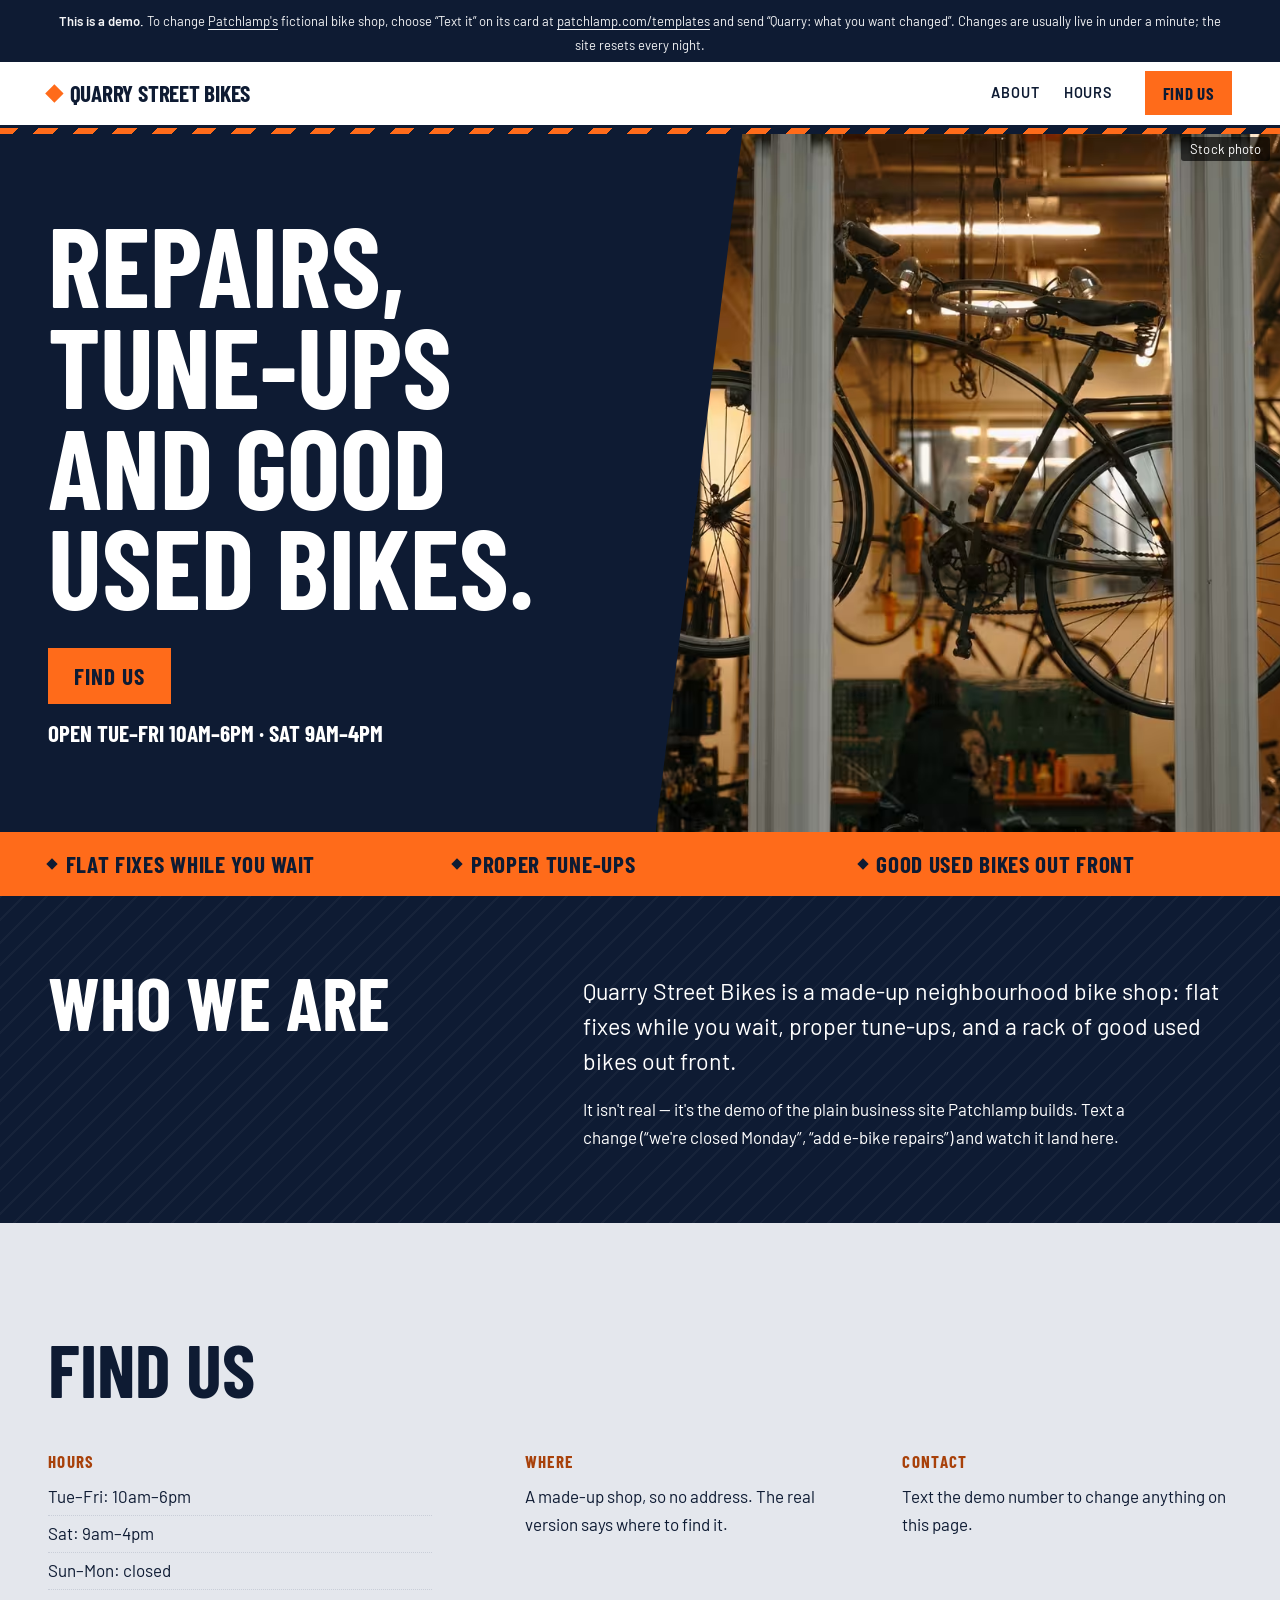
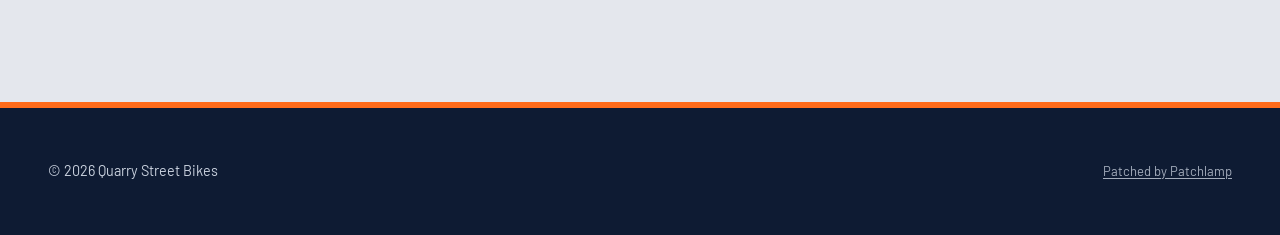
<file: index.html>
<!DOCTYPE html>
<html lang="en">
<head>
  <meta charset="utf-8">
  <meta name="viewport" content="width=device-width, initial-scale=1">
  <title>Quarry Street Bikes — Patchlamp's business demo</title>
  <meta name="description" content="Quarry Street Bikes is Patchlamp's demo small business: a brochure site anyone can change by text. Not a real shop.">
  <meta name="robots" content="noindex">
  <!-- The pages are rendered from site.json by `site render` (lib/sitegen.py): change site.json, never this file. -->
  <link rel="stylesheet" href="css/style.css">
  <link rel="stylesheet" href="css/look.css">
  <script src="js/motion.js" defer></script>
</head>
<body class="page-home">
  <p class="demo-bar">
    <strong>This is a demo.</strong> To change <a href="https://patchlamp.com/">Patchlamp's</a>
    fictional bike shop, choose “Text it” on its card at
    <a href="https://patchlamp.com/templates">patchlamp.com/templates</a> and send “Quarry: what you want changed”.
    Changes are usually live in under a minute; the site resets every night.
  </p>

  <header class="site-header">
    <a class="wordmark" href="index.html">Quarry Street Bikes</a>
    <nav class="site-nav" aria-label="Site">
      <a href="index.html#about">About</a>
      <a href="index.html#details">Hours</a>
    </nav>
    <a class="header-cta" href="#details"><span class="cta-full">Find us</span><span class="cta-short">Find us</span></a>
  </header>

  <main id="top">
    <section class="hero-block hero--split has-image" id="hero">
      <figure class="hero-media">
        <picture><source type="image/avif" srcset="images/hero-31452612-800.avif 800w, images/hero-31452612-1600.avif 1600w" sizes="100vw"><source type="image/webp" srcset="images/hero-31452612-800.webp 800w, images/hero-31452612-1600.webp 1600w" sizes="100vw"><img src="images/hero-31452612-1600.jpg" srcset="images/hero-31452612-800.jpg 800w, images/hero-31452612-1600.jpg 1600w" sizes="100vw" width="1600" height="900" alt="A cozy bicycle workshop in Amsterdam viewed through a window with bicycles hanging inside." loading="eager" fetchpriority="high" decoding="async"></picture><span class="img-label">Stock photo</span>
      </figure>
      <div class="hero-copy">
        <h1 class="hero-heading">Repairs, tune-ups and good used bikes.</h1>
        <div class="hero-actions">
          <a class="btn btn-primary" href="#details">Find us</a>
        </div>
        <p class="hero-note">Open Tue–Fri 10am–6pm · Sat 9am–4pm</p>
      </div>
    </section>
    <section class="proof proof--strip" aria-label="At a glance">
      <ul class="proof-list">
        <li>Flat fixes while you wait</li>
        <li>Proper tune-ups</li>
        <li>Good used bikes out front</li>
      </ul>
    </section>
    <section class="section about about--band band" id="about">
      <div class="section-inner">
        <div class="about-grid">
          <div class="about-copy">
            <div class="about-head">
              <h2>Who we are</h2>
            </div>
            <div class="about-body">
              <p class="lede">Quarry Street Bikes is a made-up neighbourhood bike shop: flat fixes while you wait, proper tune-ups, and a rack of good used bikes out front.</p>
              <p class="">It isn't real — it's the demo of the plain business site Patchlamp builds. Text a change (“we're closed Monday”, “add e-bike repairs”) and watch it land here.</p>
            </div>
          </div>
        </div>
      </div>
    </section>
    <section class="section details details--columns alt" id="details">
      <div class="section-inner">
        <div class="section-head">
          <h2>Find us</h2>
        </div>
        <div class="details-grid">
          <div>
            <h3>Hours</h3>
            <ul class="hours">
              <li>Tue–Fri: 10am–6pm</li>
              <li>Sat: 9am–4pm</li>
              <li>Sun–Mon: closed</li>
            </ul>
          </div>
          <div>
            <h3>Where</h3>
            <p>A made-up shop, so no address. The real version says where to find it.</p>
          </div>
          <div>
            <h3>Contact</h3>
            <p>Text the demo number to change anything on this page.</p>
          </div>
        </div>
      </div>
    </section>

  </main>

  <footer class="site-footer">
    <p class="copyright">&copy; 2026 Quarry Street Bikes</p>
    <p class="patchlamp-badge"><a href="https://patchlamp.com/?from=badge" rel="noopener">Patched by Patchlamp</a></p>
    <script src="https://patchlamp.com/s/site-chat.js" data-site="demo-business" crossorigin="anonymous" defer></script>
    <script src="https://patchlamp.com/hit.js" data-site="demo-business" crossorigin="anonymous" defer></script>
  </footer>
</body>
</html>
</file>
<file: css/style.css>
/* ==========================================================================
   base.css: the stylesheet every rendered site shares (B255, plans/83).
   Rendered as css/style.css. It has three readers:
   1. every page of a rendered site, followed by css/look.css (a look's
      tokens and its short list of rules) and css/custom.css when a site has one;
   2. the Functions pages (/admin, estimates, invoices, signing, /book/manage),
      which load this file and read the tokens marked "Functions" below, so
      those names stay, whatever else changes;
   3. the section variants in _sections/: their layouts live here, so any
      look can wear any variant.
   How the file works: components read tokens and never a literal colour or
   font; a look changes tokens and owns a few rules; a dark or coloured ground
   (.band, the dark heroes, the accent cards) re-sets --ink, --ink-dim and
   --accent-text for what sits inside it, so the components need no dark copy.
   Nothing is ever at opacity 0. Motion is opt-in: js/motion.js sets
   html.motion only under prefers-reduced-motion: no-preference, and a reveal
   starts from a visible state, so a still frame (a screenshot, a link
   preview, the judge) always reads whole. templates/sites/DESIGN.md is the
   standard this file serves.
   ========================================================================== */

:root {
  /* --- Colour roles ------------------------------------------------------ */
  --bg: #f7f8f8;              /* page ground */
  --bg-raised: #ffffff;       /* cards, inputs (Functions) */
  --bg-alt: #edf1f2;          /* the alternate section ground */
  --bg-line: #d3dce0;         /* hairlines, input borders (Functions) */
  --ink: #15212a;             /* body text (Functions) */
  --ink-dim: #4f5f68;         /* secondary text, at least 4.5:1 on --bg (Functions) */
  --accent: #1d6f8c;          /* fills: buttons, the checked slot, focus (Functions) */
  --accent-strong: #155468;   /* hover on a fill */
  --accent-dim: var(--accent-strong);  /* the B64 name for the hover colour */
  --accent-ink: #ffffff;      /* text on --accent */
  --accent-text: var(--accent);        /* the accent as small text on --bg; a look with a loud accent darkens it */
  --link-hover: var(--accent-strong);
  --focus: var(--accent);
  --band: #10293a;            /* the one dark ground */
  --band-ink: #f1f6f8;
  --band-dim: #b4c7d0;
  --band-accent: #86d0e6;
  --hero-ground: var(--band); /* the hero's ground for split and typographic */
  --hero-ink: var(--band-ink);
  --hero-dim: var(--band-dim);
  --hero-accent: var(--band-accent);
  --hero-scrim: var(--band);  /* what a photo darkens to under text */
  --proof-bg: var(--bg-alt);
  --proof-ink: var(--ink);
  --proof-mark: var(--accent);
  --footer-bg: var(--ink);
  --footer-ink: color-mix(in srgb, var(--bg) 82%, var(--ink));
  --sorry-bg: #fbe9e7;
  --sorry-ink: #7a1f12;
  --photo-filter: none;       /* the look's grade, until img treat grades the files themselves */
  --texture: none;            /* a band's texture: a background-image the look sets */

  /* --- Type ------------------------------------------------------------- */
  --font-display: Georgia, "Times New Roman", serif;                    /* Functions */
  --font-text: system-ui, -apple-system, "Segoe UI", Helvetica, Arial, sans-serif;
  --font-body: var(--font-text);       /* the B64 name; the Functions pages read it */
  --font-kicker: var(--font-text);
  --font-button: var(--font-text);
  --display-weight: 400;      /* the hero heading */
  --heading-weight: var(--display-weight);
  --display-tracking: -0.02em;
  --display-leading: 1.02;
  --display-case: none;
  --kicker-case: uppercase;
  --kicker-tracking: 0.14em;
  --kicker-weight: 600;
  --kicker-size: var(--step--2);
  --button-weight: 650;
  --button-case: none;
  --button-tracking: 0;
  --text-size: 1.0625rem;
  --text-leading: 1.65;
  /* The scale. Every font-size in this file and in a look is one of these, so
     the design gate can check sizes against it. --step-0 is body text. */
  --step--2: 0.8125rem;
  --step--1: clamp(0.84rem, 0.82rem + 0.1vw, 0.9rem);
  --step-0: var(--text-size);
  --step-1: clamp(1.2rem, 1.1rem + 0.45vw, 1.45rem);
  --step-2: clamp(1.45rem, 1.25rem + 0.9vw, 1.95rem);
  --step-3: clamp(2rem, 1.5rem + 2.2vw, 3.25rem);
  --step-4: clamp(2.4rem, 1.7rem + 3.2vw, 4.25rem);
  --step-5: clamp(2.75rem, 1.6rem + 5vw, 6rem);       /* the hero: 44px on a phone, 96px wide */
  --step-6: clamp(3.25rem, 1.4rem + 8vw, 8.5rem);     /* the typographic hero, which has no photo to carry it */
  --measure: 34em;            /* Functions */

  /* --- Space ------------------------------------------------------------ */
  --space: 1rem;              /* Functions */
  --space-half: 0.5rem;
  --space-2: 2rem;
  --space-3: 3rem;
  --space-4: 4.5rem;
  --space-5: clamp(4rem, 3rem + 5vw, 8rem);
  --space-lg: 2.5rem;         /* the B64 name; the Functions pages read it */
  --space-xl: var(--space-5);
  --section-pad: var(--space-5);
  --page-pad: clamp(1rem, 4vw, 3rem);   /* Functions */
  --content: 74rem;
  --wide: var(--content);

  /* --- Shape, depth ----------------------------------------------------- */
  --radius: 6px;              /* inputs, tiles */
  --radius-card: 10px;
  --radius-btn: 6px;
  --radius-media: 6px;
  --rule-strong: 1px solid var(--ink);
  --shadow-1: 0 1px 2px rgb(15 30 40 / 0.06), 0 2px 8px rgb(15 30 40 / 0.05);
  --shadow-2: 0 2px 6px rgb(15 30 40 / 0.06), 0 18px 40px -12px rgb(15 30 40 / 0.22);
  --shadow: var(--shadow-2);  /* the B64 name */

  /* --- Motion (read only under html.motion and no-preference) ----------- */
  --dur-1: 160ms;             /* hover, press */
  --dur-2: 420ms;             /* a state change */
  --dur-3: 900ms;             /* a reveal */
  --dur-moment: 1600ms;       /* a look's one hero moment */
  --ease: cubic-bezier(0.2, 0.7, 0.2, 1);
  --ease-in-out: cubic-bezier(0.65, 0, 0.35, 1);
  --lift: -3px;
  --reveal-from: 0.55;        /* never 0: a still frame must read whole */
  --reveal-shift: 10px;
  --reveal-stagger: 70ms;
}

/* --- Base ------------------------------------------------------------------ */
*, *::before, *::after { box-sizing: border-box; }
* { margin: 0; padding: 0; }
html { -webkit-text-size-adjust: 100%; text-size-adjust: 100%; scroll-padding-top: 5.5rem; }
body {
  background: var(--bg); color: var(--ink);
  font-family: var(--font-text); font-size: var(--step-0); line-height: var(--text-leading);
  -webkit-font-smoothing: antialiased; text-rendering: optimizeLegibility; font-kerning: normal;
  font-synthesis: weight;   /* never a browser-slanted italic or scaled small caps: a look that wants one ships the face */
  overflow-x: clip;
}
img, svg, video { display: block; max-width: 100%; height: auto; }
picture { display: contents; }
h1, h2, h3, h4 {
  font-family: var(--font-display); font-weight: var(--heading-weight);
  letter-spacing: var(--display-tracking); line-height: 1.1; text-transform: var(--display-case);
  text-wrap: balance;
}
h1, h2 { font-size: var(--step-4); line-height: var(--display-leading); }
h3 { font-size: var(--step-1); line-height: 1.2; letter-spacing: -0.005em; }
p { max-width: var(--measure); text-wrap: pretty; }
a { color: var(--accent-text); text-underline-offset: 0.2em; text-decoration-thickness: 1px; }
a:hover { color: var(--link-hover); text-decoration-thickness: 2px; }
.muted { color: var(--ink-dim); }
.visually-hidden { position: absolute; width: 1px; height: 1px; overflow: hidden; clip-path: inset(50%); white-space: nowrap; }
:focus-visible { outline: 3px solid var(--focus); outline-offset: 3px; border-radius: 2px; }
::selection { background: var(--accent); color: var(--accent-ink); }

/* Grounds that change the ink: everything inside reads these instead, the surfaces (--bg, --bg-raised,
   --bg-alt) as well as the text, so a form card, a tile or an input inside a band is a lifted tone of the
   band with light text, never a light card with light text. */
.band, .hero--full-dark {
  background-color: var(--band); background-image: var(--texture); color: var(--band-ink);
  --ink: var(--band-ink); --ink-dim: var(--band-dim); --accent-text: var(--band-accent);
  --link-hover: var(--band-ink); --focus: var(--band-accent);
  --bg: color-mix(in srgb, var(--band-ink) 6%, var(--band));
  --bg-alt: var(--bg);
  --bg-raised: color-mix(in srgb, var(--band-ink) 11%, var(--band));
  --bg-line: color-mix(in srgb, var(--band-ink) 24%, transparent);
  --rule-strong: 1px solid color-mix(in srgb, var(--band-ink) 45%, transparent);
}
.hero--split, .hero--typographic {
  background-color: var(--hero-ground); color: var(--hero-ink);
  --ink: var(--hero-ink); --ink-dim: var(--hero-dim); --accent-text: var(--hero-accent);
  --link-hover: var(--hero-ink); --focus: var(--hero-accent);
  --bg: color-mix(in srgb, var(--hero-ink) 6%, var(--hero-ground));
  --bg-alt: var(--bg);
  --bg-raised: color-mix(in srgb, var(--hero-ink) 11%, var(--hero-ground));
  --bg-line: color-mix(in srgb, var(--hero-ink) 24%, transparent);
}
.contact-card, .cta--band, .donate--band {
  background: var(--accent); color: var(--accent-ink);
  /* 90% and a 10% lift: at 82% and 14% the dim text failed AA on its own raised tile in three looks (B256) */
  --ink: var(--accent-ink); --ink-dim: color-mix(in srgb, var(--accent-ink) 90%, var(--accent));
  --accent-text: var(--accent-ink); --link-hover: var(--accent-ink); --focus: var(--accent-ink);
  --bg: color-mix(in srgb, var(--accent-ink) 8%, var(--accent));
  --bg-alt: var(--bg);
  --bg-raised: color-mix(in srgb, var(--accent-ink) 10%, var(--accent));
  --bg-line: color-mix(in srgb, var(--accent-ink) 30%, transparent);
}

/* --- The demo and preview bar ------------------------------------------- */
.demo-bar {
  max-width: none; margin: 0; padding: 0.45rem var(--page-pad);
  background: var(--ink); color: var(--bg); font-size: var(--step--2); line-height: 1.45; text-align: center;
}
.demo-bar a { color: inherit; display: inline-block; padding-block: 0.3rem; }

/* --- Header: the name, the sections, the one way to reach them ------------ */
.site-header {
  position: sticky; top: 0; z-index: 20;
  display: flex; align-items: center; gap: var(--space) var(--space-2);
  padding: 0.6rem var(--page-pad);
  background: color-mix(in srgb, var(--bg) 93%, transparent); color: var(--ink);
  -webkit-backdrop-filter: saturate(1.4) blur(10px); backdrop-filter: saturate(1.4) blur(10px);
  border-bottom: 1px solid color-mix(in srgb, var(--bg-line) 70%, transparent);
}
.wordmark {
  display: inline-flex; align-items: center; gap: 0.45rem; margin-right: auto; min-height: 44px; min-width: 0;
  font-family: var(--font-display); font-size: var(--step-1); font-weight: var(--heading-weight);
  letter-spacing: -0.01em; line-height: 1.05; text-transform: var(--display-case);
  color: inherit; text-decoration: none;
}
.wordmark:hover { color: inherit; text-decoration: none; }
.wordmark-sub { color: var(--accent-text); }
.site-nav { display: flex; gap: 0.25rem 1.5rem; }
.site-nav a {
  display: inline-flex; align-items: center; min-height: 44px;
  color: inherit; text-decoration: none; font-size: var(--step--1); font-weight: 600;
}
.site-nav a:hover, .site-nav a[aria-current="page"] { color: var(--accent-text); }
.header-cta {
  display: inline-flex; align-items: center; flex: none; min-height: 44px; padding: 0.5rem 1.1rem;
  background: var(--accent); color: var(--accent-ink); border-radius: var(--radius-btn);
  font-family: var(--font-button); font-size: var(--step--1); font-weight: var(--button-weight);
  letter-spacing: var(--button-tracking); text-transform: var(--button-case); text-decoration: none; white-space: nowrap;
}
.header-cta:hover { background: var(--accent-strong); color: var(--accent-ink); text-decoration: none; }
.header-cta .cta-short { display: none; }
@media (max-width: 56em) { .site-nav { display: none; } }   /* one scroll on a phone; the call button stays */
@media (max-width: 30em) {
  .site-header { gap: var(--space); }
  .header-cta .cta-full { display: none; }
  .header-cta .cta-short { display: inline; }
}

/* --- Buttons (.button: the B64 class the pasted collection blocks use) ---- */
.btn, .button {
  display: inline-flex; align-items: center; justify-content: center; gap: 0.5rem;
  min-height: 3.25rem; padding: 0.7rem 1.5rem;
  font-family: var(--font-button); font-size: var(--step-0); font-weight: var(--button-weight); line-height: 1.15;
  letter-spacing: var(--button-tracking); text-transform: var(--button-case); text-align: center; text-decoration: none;
  cursor: pointer; border: 2px solid transparent; border-radius: var(--radius-btn);
}
.btn-primary, .button { background: var(--accent); color: var(--accent-ink); }
.btn-primary:hover, .button:hover { background: var(--accent-strong); color: var(--accent-ink); text-decoration: none; }
.btn-secondary { background: transparent; color: inherit; border-color: color-mix(in srgb, currentColor 55%, transparent); }
.btn-secondary:hover { color: inherit; border-color: currentColor; background: color-mix(in srgb, currentColor 8%, transparent); text-decoration: none; }
.action-row { display: flex; flex-wrap: wrap; align-items: center; gap: 0.75rem; }
@media (max-width: 30em) { .btn, .button { padding-inline: 1.15rem; } }

/* --- Pictures and their labels (a stock or AI picture says so) ----------- */
figure { position: relative; margin: 0; }
figure img { filter: var(--photo-filter); }
.img-label {
  position: absolute; top: 0.6rem; right: 0.6rem; z-index: 2; max-width: calc(100% - 1.2rem);
  padding: 0.2rem 0.55rem; border-radius: 3px; background: rgb(0 0 0 / 0.64); color: #fff;
  font: 500 var(--step--2)/1.35 var(--font-text); letter-spacing: 0.01em; text-transform: none; pointer-events: none;
}

/* --- Hero: shared parts ------------------------------------------------- */
.hero-block { position: relative; isolation: isolate; }
.hero-media { position: relative; margin: 0; overflow: hidden; background-color: var(--band); }
.hero-media img { width: 100%; height: 100%; object-fit: cover; }
.hero-field { background-image: var(--texture); }   /* the colour field a hero shows when there is no photo */
.hero-copy { position: relative; z-index: 1; }
.hero-kicker {
  font: var(--kicker-weight) var(--kicker-size)/1.3 var(--font-kicker);
  text-transform: var(--kicker-case); letter-spacing: var(--kicker-tracking);
  color: var(--accent-text); margin-bottom: var(--space);
}
.hero-heading {
  font-size: var(--step-5); line-height: var(--display-leading); font-weight: var(--display-weight);
  max-width: 13ch; margin-bottom: var(--space);
}
.hero-heading em { font-style: normal; color: var(--accent-text); }
.hero-sub { font-size: var(--step-1); line-height: 1.45; max-width: 30em; color: var(--ink-dim); }
.hero-actions { display: flex; flex-wrap: wrap; gap: 0.75rem; margin-top: var(--space-2); }
.hero-actions:empty { display: none; }
.hero-note { margin-top: var(--space); font-size: var(--step--1); font-weight: 600; color: var(--ink-dim); }
.hero-phone { margin-top: var(--space); }   /* a step under the buttons, so the number reads as its own way in */
.hero-phone a {
  display: inline-block; padding-block: 0.3rem; color: inherit; text-decoration: none;
  font: var(--heading-weight) var(--step-2)/1.1 var(--font-display); letter-spacing: var(--display-tracking);
}

/* hero--band-card: a photo band, the words on a card over its lower edge */
.hero--band-card { background: var(--bg); color: var(--ink); padding-bottom: var(--space-3); }
.hero--band-card .hero-media { height: clamp(12rem, 44vw, 34rem); }
.hero--band-card .hero-copy {
  margin: calc(-1 * clamp(3rem, 9vw, 11rem)) var(--page-pad) 0; max-width: 46rem;
  padding: clamp(1.5rem, 4vw, 3.5rem);
  background: var(--bg-raised); border-radius: var(--radius-card); box-shadow: var(--shadow-2);
}
@media (min-width: 60em) {
  /* wide, the photo runs the hero's full height and the card sits on its lower left, overhanging its foot, so the
     band beside the card is picture rather than an empty strip of page (the B257 judge, ten previews, and B256's
     Apron Strings: "the right half beside the hero card is empty") */
  .hero--band-card { display: grid; padding-bottom: var(--space-4); }
  .hero--band-card > .hero-media, .hero--band-card > .hero-copy { grid-area: 1 / 1; }
  .hero--band-card .hero-media { height: clamp(24rem, 38vw, 32rem); }
  .hero--band-card .hero-copy { align-self: end; width: calc(100% - 2 * var(--page-pad));
    margin: 0 0 calc(-1 * var(--space-3)) max(var(--page-pad), calc((100vw - var(--content)) / 2)); }
  /* the card is a frame of its own: its heading a step under the full-bleed heroes', so the action stays on the
     first desktop screen */
  .hero--band-card .hero-heading { font-size: var(--step-4); max-width: 16ch; }
}

/* hero--split: the words on the hero ground, the photo beside them (under them on a phone) */
.hero--split { display: grid; }
.hero--split .hero-media { order: 2; height: clamp(14rem, 60vw, 24rem); }
.hero--split .hero-copy { padding: var(--space-3) var(--page-pad); }
.hero--split .hero-field { display: none; }
@media (min-width: 56em) {
  .hero--split.has-image { grid-template-columns: minmax(0, 1.05fr) minmax(0, 1fr); min-height: min(86svh, 44rem); }
  .hero--split .hero-media { height: auto; }
  .hero--split .hero-copy {
    align-self: center; width: 100%; max-width: calc(var(--content) + 2 * var(--page-pad)); margin-inline: auto;
    padding: var(--space-4) var(--page-pad);
  }
  .hero--split.has-image .hero-copy { padding-right: var(--space-3); padding-left: max(var(--page-pad), calc((100vw - var(--content)) / 2)); }
}

/* hero--full-dark: the photo full bleed, the words low on a scrim of the band colour */
.hero--full-dark { display: grid; min-height: 30rem; }
@media (min-width: 48em) { .hero--full-dark { min-height: min(92svh, 56rem); } }
.hero--full-dark > .hero-media, .hero--full-dark > .hero-copy { grid-area: 1 / 1; }
/* The scrim is what makes words over any photo readable: behind the heading it is at least about 70% of the
   band colour, which keeps white text above 4.5:1 even over white sky (the design gate samples it). On a phone
   the words fill the hero, so the scrim is one wash: light at the top so the scene shows, about 70% from the
   kicker down through the H1 (5.6:1 on the Juniper pool, 6.1:1 on clear-water's sky, 2026-10-23), and 85% at the
   foot; at 48-95% it read as a dark colour field (the judge, wick-7). Wider, it darkens the left and the bottom. */
.hero--full-dark .hero-media::after {
  content: ""; position: absolute; inset: 0;
  background: linear-gradient(180deg, color-mix(in srgb, var(--hero-scrim) 25%, transparent) 0%,
    color-mix(in srgb, var(--hero-scrim) 70%, transparent) 25%,
    color-mix(in srgb, var(--hero-scrim) 72%, transparent) 60%,
    color-mix(in srgb, var(--hero-scrim) 85%, transparent) 100%);
}
@media (min-width: 48em) {
  .hero--full-dark .hero-media::after {
    background:
      linear-gradient(180deg, transparent 12%, color-mix(in srgb, var(--hero-scrim) 45%, transparent) 45%, color-mix(in srgb, var(--hero-scrim) 94%, transparent) 100%),
      linear-gradient(90deg, color-mix(in srgb, var(--hero-scrim) 82%, transparent), color-mix(in srgb, var(--hero-scrim) 62%, transparent) 42%, transparent 74%);
  }
}
.hero--full-dark .hero-copy {
  align-self: end; width: 100%; max-width: calc(var(--content) + 2 * var(--page-pad)); margin-inline: auto;
  padding: clamp(5rem, 14vw, 8rem) var(--page-pad) clamp(2rem, 6vw, 5.5rem);
}
.hero--full-dark .hero-field::after { content: none; }   /* no photo: the field is the ground, no scrim */
.hero--full-dark .hero-sub { color: color-mix(in srgb, var(--band-ink) 92%, transparent); }
.hero--full-dark .hero-media .img-label { top: 0.8rem; right: var(--page-pad); }

/* hero--typographic: no photo; the heading at the largest step on a colour field */
.hero--typographic { background-image: var(--texture); }
.hero--typographic .hero-copy {
  display: grid; gap: var(--space-2); max-width: calc(var(--content) + 2 * var(--page-pad)); margin-inline: auto;
  padding: clamp(3.5rem, 10vw, 9rem) var(--page-pad) clamp(3rem, 7vw, 6rem);
}
.hero--typographic .hero-kicker { margin: 0; }
.hero--typographic .hero-heading { font-size: var(--step-6); max-width: 14ch; margin: 0; }
.hero--typographic .hero-aside .hero-actions { margin-top: var(--space); }
.hero--typographic .hero-note { margin: 0; padding-top: var(--space); border-top: 1px solid color-mix(in srgb, currentColor 30%, transparent); }
/* Wide, the line and the buttons sit under the heading on its left edge (the eye goes down, not across to a lower
   corner: the B257 judge, ten previews), and the hours note and the phone take the right column beside them. */
@media (min-width: 60em) {
  .hero--typographic .hero-copy { grid-template-columns: minmax(0, 7fr) minmax(0, 5fr); column-gap: var(--space-4); }
  .hero--typographic .hero-kicker, .hero--typographic .hero-heading { grid-column: 1 / -1; }
  .hero--typographic .hero-aside { grid-column: 1; grid-row: 3 / span 2; }
  .hero--typographic .hero-note, .hero--typographic .hero-phone { grid-column: 2; grid-row: 3; align-self: end; }
  .hero--typographic .hero-note + .hero-phone { grid-row: 4; align-self: start; }
}

/* --- Proof: the line under the hero (rating, area, hours) ---------------- */
.proof-list { list-style: none; }
.proof-list li { display: flex; align-items: center; gap: 0.6rem; min-height: 2rem; }
.proof-list a { color: inherit; display: inline-block; padding-block: 0.35rem; }
/* proof--strip: a band of its own colour */
.proof--strip { background: var(--proof-bg); color: var(--proof-ink); }
.proof--strip .proof-list {
  max-width: calc(var(--content) + 2 * var(--page-pad)); margin: 0 auto; padding: 1rem var(--page-pad);
  display: grid; grid-template-columns: repeat(auto-fit, minmax(min(100%, 9.5rem), 1fr)); gap: 0.35rem var(--space-2);
  font-size: var(--step--1); font-weight: 600; line-height: 1.3;
}
.proof--strip li::before { content: ""; flex: none; width: 0.5rem; height: 0.5rem; border-radius: 50%; background: var(--proof-mark); }
@media (max-width: 29.99em) { .proof--strip .proof-list { grid-template-columns: 1fr; } }   /* a phone: one a line, never two and one stranded (the B256 judge) */
@media (min-width: 48em) { .proof--strip .proof-list { grid-template-columns: repeat(auto-fit, minmax(12rem, 1fr)); font-size: var(--step-0); } }
/* proof--inline: one typeset line between rules, on the page ground */
.proof--inline { padding: 0 var(--page-pad); }
.proof--inline .proof-list {
  max-width: var(--content); margin: 0 auto; padding: 0.9rem 0;
  display: flex; flex-wrap: wrap; gap: 0.25rem 1.6rem;
  border-top: var(--rule-strong); border-bottom: 1px solid var(--bg-line); font-size: var(--step-0);
}
.proof--inline li::before { content: var(--proof-glyph, "•"); color: var(--proof-mark); }

/* --- Sections ------------------------------------------------------------ */
.section { padding: var(--section-pad) var(--page-pad); }
.section.alt { background: var(--bg-alt); }
.section-inner { max-width: var(--content); margin: 0 auto; }
.section-head { max-width: 44rem; margin-bottom: var(--space-3); }
.section-head h2 { margin-bottom: var(--space); }
.kicker {
  font: var(--kicker-weight) var(--kicker-size)/1.3 var(--font-kicker);
  text-transform: var(--kicker-case); letter-spacing: var(--kicker-tracking);
  color: var(--accent-text); margin-bottom: var(--space);
}
.lede { font-size: var(--step-1); line-height: 1.5; color: var(--ink-dim); max-width: 30em; }
.section-media { margin: var(--space-2) 0 0; }
.section-media img, .about-media img { width: 100%; aspect-ratio: 3 / 2; object-fit: cover; border-radius: var(--radius-media); }
/* A preview's note on how a section was written (the services' "from the category on their Google listing"): under
   the list, small and quiet, because the first thing a customer reads in the section is the services, not how the
   page was made (the B257 judge, ten previews). */
.preview-caveat {
  margin-top: var(--space-2); padding: 0.1rem 0 0.1rem 0.75rem; border-left: 2px solid var(--bg-line);
  color: var(--ink-dim); font-size: var(--step--2); max-width: 40em;
}

/* --- Services ----------------------------------------------------------- */
.service-list { list-style: none; display: grid; gap: var(--space-2) var(--space-3); }
.service-n {
  font: var(--display-weight) var(--step-3)/0.9 var(--font-display); letter-spacing: -0.03em;
  color: var(--accent-text); font-variant-numeric: lining-nums tabular-nums;
}
.service-list h3 { margin-bottom: 0.35rem; }
.service-list p { color: var(--ink-dim); }
/* services--numerals: an editorial list beside a head that stays in view */
.services--numerals .section-inner { display: grid; gap: var(--space-3); }
.services--numerals .section-head { margin: 0; }
.services--numerals .service-list li { display: grid; grid-template-columns: auto 1fr; column-gap: 1.25rem; align-content: start; }
.services--numerals .service-n { grid-row: span 2; min-width: 2.2ch; }
.services--numerals .service-list h3 { margin-top: 0.2rem; }
@media (min-width: 40em) { .services--numerals .service-list { grid-template-columns: 1fr 1fr; } }
@media (min-width: 60em) {
  .services--numerals .preview-caveat { grid-column: 2; }
  .services--numerals .section-inner { grid-template-columns: 5fr 7fr; align-items: start; column-gap: var(--space-4); }
  .services--numerals .section-head { position: sticky; top: 6rem; }
  .services--numerals .service-list { padding-top: var(--space-half); }
}
/* services--blocks: solid blocks of colour, tiled, the number inside */
.services--blocks .service-list { gap: 4px; grid-template-columns: repeat(auto-fit, minmax(min(100%, 15rem), 1fr)); }
.services--blocks .service-list li { background: var(--bg-raised); padding: 1.5rem 1.5rem 1.75rem; }
.services--blocks.alt .service-list li { background: var(--bg); }
.services--blocks .service-n { display: block; margin-bottom: 0.9rem; }
.services--blocks .section-media img, .services--ruled .section-media img { aspect-ratio: 3 / 1; }
/* services--ruled: an index, a rule above each row, no boxes */
.services--ruled .service-list { gap: 0; }
.services--ruled .service-list li {
  display: grid; grid-template-columns: 3.25rem minmax(0, 1fr); column-gap: var(--space);
  padding: 1.1rem 0 1.5rem; border-top: var(--rule-strong);
}
.services--ruled .service-list li:last-child { border-bottom: 1px solid var(--bg-line); }
.services--ruled .service-n { grid-row: span 2; font-size: var(--step-2); }
@media (min-width: 48em) {
  .services--ruled .service-list li { grid-template-columns: 5rem minmax(0, 1fr) minmax(0, 1.35fr); align-items: baseline; padding: 1.5rem 0; }
  .services--ruled .service-n { grid-row: auto; }
  .services--ruled .service-list h3 { font-size: var(--step-2); margin: 0; }
}

/* --- Area: the towns, as a typeset list ---------------------------------- */
.area--list .section-inner { display: grid; gap: var(--space-2); }
.area--list .section-head { margin: 0; }
.place-list { list-style: none; columns: 2 9rem; column-gap: var(--space-2); }
.place-list li {
  break-inside: avoid; padding: 0.55rem 0; border-bottom: 1px solid var(--bg-line);
  font: var(--heading-weight) var(--step-1)/1.2 var(--font-display); text-transform: var(--display-case);
}
@media (min-width: 60em) {
  .area--list .section-inner { grid-template-columns: 5fr 7fr; column-gap: var(--space-4); align-items: start; }
  .place-list { columns: 3 9rem; }
}

/* --- About -------------------------------------------------------------- */
.about-grid { display: grid; gap: var(--space-3); align-items: center; }
.about-head h2 { margin-bottom: var(--space); }
.about-body p + p { margin-top: var(--space); }
.about-body .lede { color: var(--ink); }
.about-media { margin: 0; }
@media (min-width: 60em) {
  .about-grid.has-image { grid-template-columns: 6fr 5fr; gap: var(--space-4); }
  /* no picture: the heading on the left, the words on the right, so a short about isn't one sentence across an
     empty width (the B257 judge, ten previews) */
  .about-grid:not(.has-image) .about-copy { display: grid; grid-template-columns: 5fr 7fr; column-gap: var(--space-4); align-items: start; }
  .about-grid:not(.has-image) .about-head h2 { margin-bottom: 0; }
  .about-grid:not(.has-image) .about-body { padding-top: 0.4rem; }
}
.about--band .about-media img { box-shadow: 0 30px 60px -24px rgb(0 0 0 / 0.5); }
/* a band with no picture is short: its words, not a tall field of colour */
.about--band:has(.about-grid:not(.has-image)) { padding-block: var(--space-4); }

/* --- Gallery ------------------------------------------------------------ */
.gallery-grid { list-style: none; display: grid; gap: 0.75rem; grid-template-columns: repeat(2, minmax(0, 1fr)); }
.gallery-grid li { position: relative; }
.gallery-grid img { width: 100%; height: 100%; aspect-ratio: 4 / 5; object-fit: cover; border-radius: var(--radius-media); }
/* gallery--grid fills every row whatever the count: on a phone an odd last picture goes full width;
   wider, three columns, the first of 3, 6, 9 … leads two by two, and a leftover one or two widen */
.gallery--grid .gallery-grid li:last-child:nth-child(odd) { grid-column: 1 / -1; }
.gallery--grid .gallery-grid li:last-child:nth-child(odd) img { aspect-ratio: 8 / 5; }
@media (min-width: 48em) {
  .gallery--grid .gallery-grid { grid-template-columns: repeat(3, minmax(0, 1fr)); }
  .gallery--grid .gallery-grid li:last-child:nth-child(odd) { grid-column: auto; }
  .gallery--grid .gallery-grid li:last-child:nth-child(odd) img { aspect-ratio: 4 / 5; }
  .gallery--grid .gallery-grid li:first-child:nth-last-child(3n) { grid-column: span 2; grid-row: span 2; }
  .gallery--grid .gallery-grid li:first-child:nth-last-child(3n) figure { position: absolute; inset: 0; }
  .gallery--grid .gallery-grid li:first-child:nth-last-child(3n) img { aspect-ratio: auto; }
  .gallery--grid .gallery-grid li:last-child:nth-child(3n+1) { grid-column: 1 / -1; }
  .gallery--grid .gallery-grid li:last-child:nth-child(3n+1) img { aspect-ratio: 21 / 9; }
  .gallery--grid .gallery-grid li:last-child:nth-child(3n+2) { grid-column: span 2; }
  .gallery--grid .gallery-grid li:last-child:nth-child(3n+2) img { aspect-ratio: 8 / 5; }
}
/* gallery--strip: one row that scrolls sideways, each picture snapping into place */
.gallery-strip {
  display: flex; overflow-x: auto; overscroll-behavior-x: contain; scroll-snap-type: x mandatory;
  margin-inline: calc(-1 * var(--page-pad)); padding: 0 var(--page-pad) 0.75rem; scroll-padding-inline: var(--page-pad);
  scrollbar-width: thin; scrollbar-color: var(--bg-line) transparent;
}
.gallery-strip li { flex: 0 0 min(78vw, 24rem); scroll-snap-align: start; }
.gallery-caption { margin-top: 0.5rem; font-size: var(--step--1); color: var(--ink-dim); }   /* an image's own caption, when site.json gives one */
@media (min-width: 48em) {
  .gallery--grid .gallery-grid li:first-child:nth-last-child(3n) figure { display: flex; flex-direction: column; }
  .gallery--grid .gallery-grid li:first-child:nth-last-child(3n) picture { display: block; flex: 1; min-height: 0; }
}
.gallery-more { margin-top: var(--space-2); }
.gallery-more a { display: inline-block; padding: 0.4rem 0; font-weight: 600; }
.gallery-empty { color: var(--ink-dim); }

/* --- Forms ---------------------------------------------------------------- */
.form-grid { display: grid; gap: var(--space-2); align-items: start; }
.form-grid .section-head { margin: 0; }
@media (min-width: 60em) {
  .form-grid { grid-template-columns: 5fr 7fr; gap: var(--space-4); }
  .form-grid .section-head { position: sticky; top: 6rem; }
  /* a short form sits level with its heading and keeps its fields on one row, so neither column is left with an
     empty half (the booking calendar is tall, and keeps its heading in view instead) */
  :is(.quote--card, .signup--card) .form-grid { align-items: center; }
  :is(.quote--card, .signup--card) .form-grid .section-head { position: static; }
  :is(.quote--card, .signup--card) .field-row { grid-template-columns: repeat(3, minmax(0, 1fr)); }
  :is(.quote--card, .signup--card) .field-row label:last-child:nth-child(odd) { grid-column: auto; }
}
.form-card {
  position: relative; background: var(--bg-raised); color: var(--ink);
  border-radius: var(--radius-card); box-shadow: var(--shadow-2); padding: clamp(1.25rem, 3vw, 2.25rem);
}
.site-form { position: relative; display: grid; gap: 1rem; min-width: 0; }
.form-fields { border: 0; display: grid; gap: 1rem; min-width: 0; }
/* A preview's form is shown switched off: the fields go quiet and the note says why, but the button keeps its own
   colour, so it reads as the page's action rather than as broken (the B257 judge, ten previews). */
.form-fields[disabled] :is(label, .booking-slots, .field-row) { opacity: 0.62; }
.form-fields[disabled] .btn { cursor: not-allowed; }
.site-form label { display: grid; gap: 0.35rem; font-size: var(--step--1); font-weight: 600; }
.field-row { display: grid; gap: 1rem; }
@media (min-width: 40em) {
  .field-row { grid-template-columns: 1fr 1fr; }
  .field-row label:last-child:nth-child(odd) { grid-column: 1 / -1; }
}
.site-form input:not([type=radio]):not([type=checkbox]), .site-form textarea, .site-form select {
  width: 100%; min-height: 48px; padding: 0.7rem 0.85rem;
  font: 400 var(--step-0)/1.4 var(--font-text); color: var(--ink);
  background: var(--bg); border: 1px solid var(--bg-line); border-radius: var(--radius);
}
.site-form textarea { resize: vertical; }
.site-form input:not([type=radio]):not([type=checkbox]):focus-visible, .site-form :is(textarea, select):focus-visible {
  outline-offset: 0; border-color: var(--accent);
}
.site-form .btn, .site-form .button { justify-self: start; }
.form-off-note {
  padding: 0.75rem 1rem; border: 1px dashed var(--ink-dim); border-radius: var(--radius);
  background: var(--bg); font-size: var(--step--1); font-weight: 600;
}
.form-thanks, .form-sorry { padding: 0.8rem 1rem; border-radius: var(--radius); font-weight: 600; }
.form-thanks { background: color-mix(in srgb, var(--accent) 12%, var(--bg-raised)); }
.form-sorry { background: var(--sorry-bg); color: var(--sorry-ink); }
.contact-lines { list-style: none; display: grid; gap: 0.2rem; margin-top: var(--space); }
.contact-lines a { display: inline-block; padding-block: 0.3rem; font-weight: 600; }
.form-grid .section-media img { aspect-ratio: 4 / 3; }
@media (max-width: 59.99em) { .quote .section-media { display: none; } }   /* on a phone the form matters more */

/* --- Booking: one radio group named slot ---------------------------------- */
.booking-slots { border: 0; display: grid; gap: 0.9rem; min-width: 0; }
.booking-slots legend {
  padding: 0; margin-bottom: 0.75rem;
  font: var(--heading-weight) var(--step-2)/1.15 var(--font-display); letter-spacing: var(--display-tracking); text-transform: var(--display-case);
}
[data-slots] { display: grid; gap: 0.9rem; min-width: 0; }
.booking-slot { cursor: pointer; }
/* the "next available" strip */
.slots-next { display: grid; grid-template-columns: repeat(2, minmax(0, 1fr)); gap: 0.6rem; }
@media (min-width: 40em) { .slots-next { grid-template-columns: repeat(4, minmax(0, 1fr)); } }
.slots-next-label { grid-column: 1 / -1; font-size: var(--step--1); font-weight: 600; color: var(--ink-dim); }
.site-form .slot-tile {
  position: relative; display: grid; gap: 0.1rem; align-content: start; min-height: 5.25rem;
  padding: 0.8rem 0.85rem; font-size: var(--step-0); font-weight: 400;
  background: var(--bg); border: 2px solid var(--bg-line); border-radius: var(--radius);
}
/* the radio is the whole tile: unpainted (no box, no border, never opacity 0), it is the tap target and stays
   in the form and the accessibility tree; the tile shows its checked and focus states */
.slot-tile input { position: absolute; inset: 0; z-index: 1; width: 100%; height: 100%; margin: 0;
  -webkit-appearance: none; appearance: none; background: transparent; border: 0; border-radius: inherit; cursor: pointer; }
.slot-tile input:focus-visible { outline: none; }
.slot-day { font-size: var(--step--1); font-weight: 600; color: var(--ink-dim); }
.slot-time { font: var(--heading-weight) var(--step-1)/1.15 var(--font-display); letter-spacing: -0.01em; text-transform: var(--display-case); white-space: nowrap; }
.slot-note { font-size: var(--step--2); font-weight: 600; color: var(--accent-text); }
.slot-tile:has(input:checked) { border-color: var(--accent); background: color-mix(in srgb, var(--accent) 10%, var(--bg-raised)); }
.slot-tile:has(input:focus-visible) { outline: 3px solid var(--focus); outline-offset: 2px; }
.slots-waiting .slot-tile { min-height: 5.25rem; border: 2px dashed var(--bg-line); border-radius: var(--radius); background: color-mix(in srgb, var(--bg-line) 35%, var(--bg)); }
/* the rest, by day, behind "More times" */
.slots-more { border-top: 1px solid var(--bg-line); padding-top: 0.6rem; }
.slots-more summary { display: flex; align-items: center; gap: 0.35rem; min-height: 44px; cursor: pointer; font-weight: 600; color: var(--accent-text); }
.slots-count { color: var(--ink-dim); font-weight: 400; }
.booking-day { display: flex; flex-wrap: wrap; align-items: center; gap: 0.5rem; margin-top: 0.75rem; }
.booking-date { flex-basis: 100%; font-size: var(--step--1); font-weight: 600; color: var(--ink-dim); }
.site-form .booking-day .booking-slot {
  display: inline-flex; align-items: center; gap: 0.45rem; min-height: 44px; padding: 0.4rem 0.85rem;
  font-size: var(--step-0); font-weight: 400;
  background: var(--bg-raised); border: 1px solid var(--bg-line); border-radius: var(--radius);
}
.booking-day .booking-slot input { width: 1.5rem; height: 1.5rem; margin: 0; accent-color: var(--accent); }   /* 24px: a thumb's minimum */
.booking-day .booking-slot:has(input:checked) { border-color: var(--accent); background: color-mix(in srgb, var(--accent) 10%, var(--bg-raised)); }
/* booking--full: every time by day in columns, the fields beside them */
.booking--full [data-slots] { grid-template-columns: repeat(auto-fill, minmax(min(100%, 11rem), 1fr)); gap: var(--space) var(--space-2); }
.booking--full [data-slots] > p { grid-column: 1 / -1; }
.booking--full .booking-day { flex-direction: column; align-items: stretch; margin: 0; }
.booking--full .booking-date { flex-basis: auto; padding-bottom: 0.35rem; border-bottom: var(--rule-strong); }
@media (min-width: 60em) {
  .booking--full .booking-form > .form-fields { grid-template-columns: minmax(0, 7fr) minmax(0, 5fr); column-gap: var(--space-3); align-items: start; }
  .booking--full .booking-slots { grid-row: span 3; }
  .booking--full .field-row { grid-template-columns: 1fr; }
}

/* --- Quote ---------------------------------------------------------------- */
/* quote--plain (and signup--plain): no card; the form straight on the ground under a rule, beside its heading wide
   (a form across the whole width left its notice stranded at the left: the B257 judge) */
:is(.quote--plain, .signup--plain) .site-form { padding-top: var(--space-2); border-top: var(--rule-strong); }
@media (min-width: 48em) {
  :is(.quote--plain, .signup--plain) .field-row { grid-template-columns: repeat(3, minmax(0, 1fr)); }
  :is(.quote--plain, .signup--plain) .field-row label:last-child:nth-child(odd) { grid-column: auto; }
}
@media (min-width: 60em) {
  :is(.quote--plain, .signup--plain) .section-inner { display: grid; grid-template-columns: 5fr 7fr; column-gap: var(--space-4); align-items: start; }
  :is(.quote--plain, .signup--plain) .section-head { margin: 0; }
  :is(.quote--plain, .signup--plain) .section-media { margin-top: var(--space-2); }
}

/* --- Contact -------------------------------------------------------------- */
.contact-card { display: grid; gap: var(--space-2); padding: clamp(1.75rem, 5vw, 4rem); border-radius: var(--radius-card); }
.contact-card .section-head { margin: 0; }
.contact-card .btn-primary, .cta--band .btn-primary { background: var(--accent-ink); color: var(--accent); }
.contact-card .btn-primary:hover, .cta--band .btn-primary:hover { background: color-mix(in srgb, var(--accent-ink) 88%, var(--accent)); color: var(--accent); }
@media (min-width: 60em) { .contact-card { grid-template-columns: 7fr 5fr; align-items: end; column-gap: var(--space-4); } }
.contact--plain .section-head { margin-bottom: var(--space-2); }

/* --- Details: hours, where, contact ---------------------------------------- */
.details-grid { display: grid; gap: var(--space-2); }
.details-grid h3, .details-label {
  margin-bottom: 0.6rem; font: var(--kicker-weight) var(--kicker-size)/1.3 var(--font-kicker);
  text-transform: var(--kicker-case); letter-spacing: var(--kicker-tracking); color: var(--accent-text);
}
.details-grid ul { list-style: none; }
.details-grid li + li { margin-top: 0.2rem; }
.details-grid a { display: inline-block; padding-block: 0.3rem; }
.hours li { max-width: 24rem; padding-bottom: 0.3rem; border-bottom: 1px dotted var(--bg-line); }
@media (min-width: 48em) { .details--columns .details-grid { grid-template-columns: 1.3fr 1fr 1fr; gap: var(--space-3); } }
/* details--table: the hours set large, the rest beside them */
.details--table h2 { margin-bottom: var(--space-2); }
.hours-table li {
  max-width: none; padding: 0.55rem 0; border-bottom: var(--rule-strong);
  font: var(--heading-weight) var(--step-2)/1.2 var(--font-display); text-transform: var(--display-case);
}
.hours-table li + li { margin-top: 0; }
.details-side p { font-size: var(--step-1); }
.details-side .details-label:not(:first-child) { margin-top: var(--space-2); }
@media (min-width: 56em) { .details--table .details-grid { grid-template-columns: 7fr 5fr; gap: var(--space-4); align-items: start; } }   /* start: a long hours list left the side column floating low (the B256 store) */

/* --- The call to action band ---------------------------------------------- */
.cta--band { padding: var(--space-4) var(--page-pad); }
.cta--band .section-inner { display: grid; gap: var(--space); }
.cta--band h2 { max-width: 16ch; }
.cta--band .kicker, .cta--band h2 { margin: 0; }
.cta--band .action-row { margin-top: var(--space); }
.cta-phone {
  display: inline-block; padding-block: 0.3rem; color: inherit; text-decoration: none;
  font: var(--heading-weight) var(--step-2)/1.1 var(--font-display); letter-spacing: var(--display-tracking);
}
@media (min-width: 60em) {
  .cta--band .section-inner { grid-template-columns: 7fr 5fr; column-gap: var(--space-4); align-items: end; }
  .cta--band .section-inner > :not(.action-row) { grid-column: 1; }
  .cta--band .action-row { grid-column: 2; grid-row: 1 / span 3; justify-content: flex-end; margin: 0; }
}

/* --- Work: the portfolio's pieces (a proof slot: only the owner's own pictures; without them, set in type) --- */
.work-list { list-style: none; display: grid; gap: var(--space-3) var(--space-2); }
.work-item h3 { margin-top: 0.9rem; }
.work-item p { color: var(--ink-dim); margin-top: 0.3rem; }
.work-media img { width: 100%; aspect-ratio: 4 / 3; object-fit: cover; border-radius: var(--radius-media); background: var(--bg-alt); }
/* work--grid: the pieces side by side, a caption under each */
@media (min-width: 40em) { .work--grid .work-list { grid-template-columns: repeat(2, minmax(0, 1fr)); } }
@media (min-width: 64em) { .work--grid .work-list { grid-template-columns: repeat(3, minmax(0, 1fr)); } }
/* work--index: one piece a row, large, its number and title set beside it; the rows alternate sides */
.work--index .work-list { gap: var(--space-4); }
.work--index .work-item { display: grid; gap: var(--space); }
.work--index .work-caption { display: grid; gap: 0.35rem; align-content: end; }
.work--index .work-n { font: var(--display-weight) var(--step-2)/1 var(--font-display); color: var(--accent-text); font-variant-numeric: lining-nums tabular-nums; }
.work--index .work-item h3 { margin: 0; font-size: var(--step-3); line-height: var(--display-leading); }
@media (min-width: 48em) {
  .work--index .work-item { grid-template-columns: minmax(0, 7fr) minmax(0, 5fr); column-gap: var(--space-3); align-items: end; }
  .work--index .work-item:nth-child(even) .work-media { order: 2; }
}
/* work--typographic: no pictures of their own yet; an index of the pieces, a rule above each */
.work--typographic .work-list { gap: 0; }
.work--typographic .work-item { display: grid; grid-template-columns: 3rem minmax(0, 1fr); column-gap: var(--space); padding: 1.1rem 0 1.4rem; border-top: var(--rule-strong); }
.work--typographic .work-item:last-child { border-bottom: 1px solid var(--bg-line); }
.work--typographic .work-n { grid-row: span 2; font: var(--display-weight) var(--step-1)/1.2 var(--font-display); color: var(--accent-text); }
.work--typographic .work-item h3 { margin: 0; font-size: var(--step-2); }
.work--typographic .work-item p { grid-column: 2; }
@media (min-width: 48em) {
  .work--typographic .work-item { grid-template-columns: 5rem minmax(0, 1.2fr) minmax(0, 1fr); align-items: baseline; }
  .work--typographic .work-n { grid-row: auto; }
  .work--typographic .work-item p { grid-column: 3; margin: 0; }
}

/* --- Menu and shop: a few of the products on the home page, the rest on menu.html / shop.html ---------------- */
.catalog-strip { list-style: none; display: grid; gap: 0 var(--space-3); }
.catalog-item { padding: 0.9rem 0 1.1rem; border-top: 1px solid var(--bg-line); }
.catalog-cat {
  margin-bottom: 0.3rem; font: var(--kicker-weight) var(--kicker-size)/1.3 var(--font-kicker);
  text-transform: var(--kicker-case); letter-spacing: var(--kicker-tracking); color: var(--accent-text);
}
.shop-name { display: flex; gap: 0.75rem; justify-content: space-between; align-items: baseline; font-weight: 600; max-width: none; }
.price { font-variant-numeric: lining-nums tabular-nums; white-space: nowrap; }
.catalog-item .muted, .shop-text .muted { font-size: var(--step--1); margin-top: 0.2rem; }
.catalog-more { margin-top: var(--space-2); }
.shop-out { color: var(--ink-dim); font-size: var(--step--1); white-space: nowrap; }
.is-sold-out .shop-name { color: var(--ink-dim); }
/* menu--board: the dark band as a menu board, each dish joined to its price by a dotted leader */
.menu--board .shop-name { font: var(--heading-weight) var(--step-1)/1.2 var(--font-display); text-transform: var(--display-case); }
.menu--board .shop-name > span:first-child { display: flex; flex: 1; align-items: baseline; gap: 0.5rem; min-width: 0; }
.menu--board .shop-name > span:first-child::after { content: ""; flex: 1; min-width: 1.5rem; border-bottom: 2px dotted var(--bg-line); }
.menu--board .catalog-item { border-top-color: transparent; }
@media (min-width: 56em) {
  .menu--board .section-inner { display: grid; grid-template-columns: minmax(0, 4fr) minmax(0, 8fr); column-gap: var(--space-4); align-items: start; }
  .menu--board .section-head { margin: 0; }
  .menu--board .catalog-strip { grid-template-columns: 1fr 1fr; }
  .menu--board .catalog-more { grid-column: 2; }
}
/* menu--list (and shop--list): ruled on the page ground, the name and price set large */
:is(.menu--list, .shop--list) .shop-name { font: var(--heading-weight) var(--step-2)/1.15 var(--font-display); text-transform: var(--display-case); }
:is(.menu--list, .shop--list) .price { font-family: var(--font-text); font-size: var(--step-1); color: var(--accent-text); }
@media (min-width: 48em) { :is(.menu--list, .shop--list) .catalog-strip { grid-template-columns: 1fr 1fr; } }
/* shop--shelf: the products in a row of solid tiles, the price under the name */
.shop--shelf .catalog-strip { grid-template-columns: repeat(auto-fit, minmax(min(100%, 13rem), 1fr)); gap: 4px; }
.shop--shelf .catalog-item { display: grid; align-content: start; gap: 0.35rem; padding: 1.25rem 1.25rem 1.5rem; border: 0; background: var(--bg-raised); }
.shop--shelf.alt .catalog-item { background: var(--bg); }
.shop--shelf .shop-name { flex-direction: column; gap: 0.3rem; font: var(--heading-weight) var(--step-1)/1.2 var(--font-display); text-transform: var(--display-case); }
.shop--shelf .price { font: 650 var(--step-0)/1.2 var(--font-text); color: var(--accent-text); }
/* the page with everything: the list by section, the basket and checkout beside it */
.page-title { font-size: var(--step-5); line-height: var(--display-leading); margin-bottom: var(--space); }
.catalog--page { padding-top: var(--space-4); }
.shop-grid { display: grid; gap: var(--space-3); align-items: start; }
@media (min-width: 60em) {
  .shop-grid { grid-template-columns: minmax(0, 7fr) minmax(0, 5fr); column-gap: var(--space-4); }
  .shop-checkout { position: sticky; top: 6rem; }
}
.shop-section { margin: var(--space-2) 0 0.4rem; font-size: var(--step-2); }
.shop-section:first-child { margin-top: 0; }
.shop-list { list-style: none; }
.shop-item { display: flex; gap: 1rem; align-items: center; justify-content: space-between; padding: 0.8rem 0; border-bottom: 1px solid var(--bg-line); }
.shop-text { flex: 1 1 auto; min-width: 0; }
.shop-qty { display: inline-flex; align-items: center; gap: 0.5rem; white-space: nowrap; }
.shop-qty button {
  width: 2.75rem; height: 2.75rem; font: 600 var(--step-1)/1 var(--font-text); color: var(--ink); cursor: pointer;
  background: var(--bg-raised); border: 1px solid var(--bg-line); border-radius: var(--radius);
}
.shop-qty span { min-width: 1.5rem; text-align: center; }
.shop-checkout h3 { margin-bottom: 0.25rem; }
.shop-checkout .btn[disabled] { cursor: not-allowed; opacity: 0.75; }
.shop-pay-note { font-size: var(--step--1); }
.open-now { font-weight: 650; margin-bottom: 0.35rem; }
.open-now.is-open { color: var(--accent-text); }
.hours-live ul { list-style: none; }
.details--table .hours-live li {
  padding: 0.55rem 0; border-bottom: var(--rule-strong);
  font: var(--heading-weight) var(--step-2)/1.2 var(--font-display); text-transform: var(--display-case);
}

/* --- Events: what's on, a rule above each ------------------------------------ */
.event-list { list-style: none; display: grid; }
.event-list li { display: grid; gap: 0.3rem; padding: 1.1rem 0 1.3rem; border-top: var(--rule-strong); }
.event-list li:last-child { border-bottom: 1px solid var(--bg-line); }
.event-list h3 { margin: 0; }
.event-when { font-size: var(--step--1); font-weight: 650; color: var(--accent-text); }
.event-text { color: var(--ink-dim); }
/* events--ruled: the when, the what and the line in three columns wide */
@media (min-width: 48em) {
  .events--ruled .event-list li { grid-template-columns: minmax(0, 4fr) minmax(0, 4fr) minmax(0, 5fr); column-gap: var(--space-2); align-items: baseline; }
  .events--ruled .event-list h3 { font-size: var(--step-2); }
}
/* events--agenda: the when set large, the head beside the list */
.events--agenda .event-when {
  font: var(--heading-weight) var(--step-2)/1.15 var(--font-display); letter-spacing: var(--display-tracking);
  text-transform: var(--display-case);
}
@media (min-width: 60em) {
  .events--agenda .section-inner { display: grid; grid-template-columns: minmax(0, 5fr) minmax(0, 7fr); column-gap: var(--space-4); align-items: start; }
  .events--agenda .section-head { position: sticky; top: 6rem; margin: 0; }
  .events--agenda .event-list { grid-template-columns: 1fr 1fr; column-gap: var(--space-2); }
  .events--agenda .event-list li:nth-last-child(2):nth-child(odd) { border-bottom: 1px solid var(--bg-line); }
}

/* --- Donate: the giving button (a link to their own giving page) ----------------- */
.donate--band { padding: var(--space-4) var(--page-pad); }
.donate--band .section-inner { display: grid; gap: var(--space); }
.donate--band h2 { max-width: 16ch; }
.donate--band .kicker, .donate--band h2 { margin: 0; }
.donate--band .action-row { margin-top: var(--space); }
.donate--band .btn-primary { background: var(--accent-ink); color: var(--accent); }
.donate--band .btn-primary:hover { background: color-mix(in srgb, var(--accent-ink) 88%, var(--accent)); color: var(--accent); }
@media (min-width: 60em) {
  .donate--band .section-inner { grid-template-columns: 7fr 5fr; column-gap: var(--space-4); align-items: end; }
  .donate--band .section-inner > :not(.action-row) { grid-column: 1; }
  .donate--band .action-row { grid-column: 2; grid-row: 1 / span 4; justify-content: flex-end; margin: 0; }
}
.donate-grid { display: grid; gap: var(--space); padding-top: var(--space-2); border-top: var(--rule-strong); }
.donate-grid .section-head { margin: 0; }
.donate-copy p + p { margin-top: var(--space); }
.donate-copy .action-row { margin-top: var(--space-2); }
@media (min-width: 60em) { .donate-grid { grid-template-columns: minmax(0, 5fr) minmax(0, 7fr); column-gap: var(--space-4); align-items: start; } }

/* --- The photos page's head ---------------------------------------------- */
.page-head { padding: var(--space-4) var(--page-pad) 0; }
.page-head h1 { font-size: var(--step-5); }
.page-head p { margin-top: 0.75rem; font-size: var(--step-1); color: var(--ink-dim); }

/* --- Footer ------------------------------------------------------------- */
.site-footer {
  display: flex; flex-wrap: wrap; align-items: center; justify-content: space-between; gap: var(--space) var(--space-2);
  padding: var(--space-3) var(--page-pad); background: var(--footer-bg); color: var(--footer-ink); font-size: var(--step--1);
}
.site-footer p { max-width: none; }
.site-footer a { display: inline-block; min-height: 24px; padding-block: 0.3rem; color: inherit; }
.copyright a { text-underline-offset: 2px; }
.preview-note { flex-basis: 100%; max-width: var(--measure); font-size: var(--step-0); font-weight: 600; }
.patchlamp-badge { font-size: var(--step--2); opacity: 0.8; }   /* quieter than the copyright (B60) */
.patchlamp-badge a { text-decoration-thickness: 1px; text-underline-offset: 2px; }

/* --- Hover and press: CSS answers an action, never a scroll ---------------- */
@media (prefers-reduced-motion: no-preference) {
  .btn, .button, .header-cta, .slot-tile, .booking-day .booking-slot {
    transition: transform var(--dur-1) var(--ease), background-color var(--dur-1) var(--ease),
                border-color var(--dur-1) var(--ease), box-shadow var(--dur-2) var(--ease), color var(--dur-1) var(--ease);
  }
  .btn:hover, .button:hover, .header-cta:hover { transform: translateY(var(--lift)); box-shadow: var(--shadow-1); }
  .btn:active, .button:active, .header-cta:active { transform: none; box-shadow: none; }
  .slot-tile:hover, .booking-day .booking-slot:hover { border-color: color-mix(in srgb, var(--accent) 55%, var(--bg-line)); }
  .slot-tile:hover { transform: translateY(-2px); }
  a { transition: color var(--dur-1) var(--ease), text-decoration-thickness var(--dur-1) var(--ease); }
}

/* --- Reveals: from a visible state to rest (the contract's numbers) --------
   motion.js adds html.motion, then .is-visible as each [data-reveal] enters,
   and everything after 1.2 s regardless. A look calms them by setting
   --reveal-from: 1 and --reveal-shift: 0 (motion "none"). */
@media (prefers-reduced-motion: no-preference) {
  html.motion [data-reveal] {
    opacity: var(--reveal-from); transform: translateY(var(--reveal-shift));
    transition: opacity var(--dur-3) var(--ease), transform var(--dur-3) var(--ease);
    transition-delay: calc(var(--i, 0) * var(--reveal-stagger));
  }
  html.motion [data-reveal].is-visible { opacity: 1; transform: none; }
  html.motion li[data-reveal]:nth-child(2) { --i: 1; }
  html.motion li[data-reveal]:nth-child(3) { --i: 2; }
  html.motion li[data-reveal]:nth-child(4) { --i: 3; }
  html.motion li[data-reveal]:nth-child(n+5) { --i: 4; }
  /* A look's one hero moment keys off body.is-ready (set once the fonts load);
     its starting state must read whole too. */

  /* Scroll-driven, where the browser has it: the header gains a shadow as the page moves. */
  @supports (animation-timeline: scroll()) {
    .site-header { animation: header-lift linear both; animation-timeline: scroll(); animation-range: 0 8rem; }
    @keyframes header-lift { to { box-shadow: var(--shadow-1); } }
  }
}
@media (prefers-reduced-motion: reduce) {
  *, *::before, *::after { animation-duration: 0.01ms !important; animation-iteration-count: 1 !important; transition-duration: 0.01ms !important; }
  ::view-transition-group(*), ::view-transition-old(*), ::view-transition-new(*) { animation: none !important; }
}
</file>
<file: css/look.css>
/* Barlow Condensed — SIL OFL 1.1 (barlow-condensed-OFL.txt), Fontsource's Latin subset, served by the site itself.
   The renderer prepends this file to css/look.css and copies the woff2 files to fonts/,
   so the url() is relative to css/. */
@font-face { font-family: "Barlow Condensed"; font-style: normal; font-weight: 700; font-display: swap;
  src: url(../fonts/barlow-condensed-latin-700-normal.woff2) format("woff2");
  unicode-range: U+0000-00FF, U+0131, U+0152-0153, U+02BB-02BC, U+02C6, U+02DA, U+02DC, U+0304, U+0308, U+0329, U+2000-206F, U+20AC, U+2122, U+2191, U+2193, U+2212, U+2215, U+FEFF, U+FFFD; }

/* Barlow — SIL OFL 1.1 (barlow-OFL.txt), Fontsource's Latin subset, served by the site itself.
   The renderer prepends this file to css/look.css and copies the woff2 files to fonts/,
   so the url() is relative to css/. */
@font-face { font-family: "Barlow"; font-style: normal; font-weight: 400; font-display: swap;
  src: url(../fonts/barlow-latin-400-normal.woff2) format("woff2");
  unicode-range: U+0000-00FF, U+0131, U+0152-0153, U+02BB-02BC, U+02C6, U+02DA, U+02DC, U+0304, U+0308, U+0329, U+2000-206F, U+20AC, U+2122, U+2191, U+2193, U+2212, U+2215, U+FEFF, U+FFFD; }
@font-face { font-family: "Barlow"; font-style: normal; font-weight: 600; font-display: swap;
  src: url(../fonts/barlow-latin-600-normal.woff2) format("woff2");
  unicode-range: U+0000-00FF, U+0131, U+0152-0153, U+02BB-02BC, U+02C6, U+02DA, U+02DC, U+0304, U+0308, U+0329, U+2000-206F, U+20AC, U+2122, U+2191, U+2193, U+2212, U+2215, U+FEFF, U+FFFD; }

/* Look: Trade Crisp. A working trade: plumber, electrician, HVAC, detailer, roofer.
   One idea: a work order. Navy and safety orange, condensed capitals, square corners, the call
   to action and the proof first, solid blocks instead of soft cards, and the hours set as big
   as the phone number on a truck door.
   Grown from B64's sturdy (its Barlow pair, its orange proof strip, its dark photo wash) with
   the prototype's navy, hazard stripe and work-order card.
   Tokens first; the rules after them are this look's bounded set: the stripe, the hero label
   and hours, the proof strip, the buttons, the kicker bar, the blocks, the form card. */

:root {
  --bg: #f3f4f6;
  --bg-raised: #ffffff;
  --bg-alt: #e4e7ed;
  --bg-line: #c9ced8;
  --ink: #0e1b33;
  --ink-dim: #45526a;
  --accent: #ff6b1a;          /* safety orange: fills, bars, the proof strip */
  --accent-strong: #ff8740;
  --accent-ink: #0e1b33;      /* navy on orange; white on this orange would fail AA */
  --accent-text: #a8410a;     /* orange as small text on the light grounds */
  --band: #0e1b33;
  --band-ink: #ffffff;
  --band-dim: #b7c1d4;
  --band-accent: #ff8a47;
  /* the hero's own pair, as literals so a checker reads the pair the page shows: white on navy */
  --hero-ground: #0e1b33;
  --hero-ink: #ffffff;
  --hero-dim: #b7c1d4;
  --hero-accent: #ff8a47;
  --hero-scrim: #0b1528;
  --proof-bg: var(--accent);
  --proof-ink: var(--ink);
  --proof-mark: var(--ink);
  --proof-glyph: "◆";
  --footer-bg: var(--band);
  --footer-ink: #c9d1de;
  --rule-strong: 2px solid var(--ink);
  --texture: repeating-linear-gradient(135deg, rgb(255 255 255 / 0.035) 0 2px, transparent 2px 16px);

  --font-display: "Barlow Condensed", "Arial Narrow", sans-serif;
  --font-text: "Barlow", system-ui, sans-serif;
  --font-kicker: "Barlow Condensed", "Arial Narrow", sans-serif;
  --font-button: "Barlow Condensed", "Arial Narrow", sans-serif;
  --display-weight: 700;
  --heading-weight: 700;
  --display-tracking: 0;
  --display-leading: 0.9;
  --display-case: uppercase;
  --kicker-size: var(--step-0);
  --kicker-tracking: 0.08em;
  --kicker-weight: 700;
  --button-weight: 700;
  --button-case: uppercase;
  --button-tracking: 0.04em;
  --step-4: clamp(2.6rem, 1.8rem + 3.6vw, 4.75rem);
  --step-5: clamp(3.4rem, 1.9rem + 6.4vw, 7rem);

  --radius: 0;
  --radius-card: 0;
  --radius-btn: 0;
  --radius-media: 0;
  --shadow-2: none;
  --lift: -2px;
}

/* The header: white, a heavy rule, an orange diamond before the name. */
.site-header { background: #ffffff; border-bottom: 3px solid var(--ink); }
.wordmark { gap: 0.55rem; }
.wordmark::before { content: ""; flex: none; width: 0.8rem; height: 0.8rem; background: var(--accent); transform: rotate(45deg); }
.site-nav a { text-transform: uppercase; letter-spacing: 0.06em; }

/* Hero: a hazard stripe along the top, the kicker as an orange label, the hours set big. */
.hero-block::before {
  content: ""; position: absolute; inset: 0 0 auto; height: 6px; z-index: 3;
  background: repeating-linear-gradient(-45deg, var(--accent) 0 14px, var(--band) 14px 28px);
}
.hero-kicker { justify-self: start; width: fit-content; padding: 0.2rem 0.55rem; background: var(--accent); color: var(--accent-ink); }
.hero-heading em { font-style: normal; }
.hero-note { font: 700 var(--step-1)/1.15 var(--font-display); text-transform: uppercase; color: var(--ink); }   /* the hours, a line under the buttons: two steps below the old size, which competed with them (the B256 judge) */
.hero--band-card .hero-copy { border: 3px solid var(--ink); box-shadow: 10px 10px 0 var(--ink); }
@media (min-width: 56em) { .hero--split .hero-media { clip-path: polygon(14% 0, 100% 0, 100% 100%, 0 100%); } }

/* Proof: the orange work-order strip, straight after the hero. */
.proof--strip .proof-list { font: 700 var(--step-1)/1.15 var(--font-display); text-transform: uppercase; letter-spacing: 0.03em; }
.proof--strip li::before { border-radius: 0; transform: rotate(45deg); }
.proof--inline .proof-list { font-weight: 600; }

/* Buttons: square, heavy, condensed. */
.btn, .button { font-size: var(--step-1); min-height: 3.5rem; }
.header-cta { font-size: var(--step-0); }
.btn-secondary { border-color: currentColor; }

/* Kickers carry an orange bar. */
.kicker { display: flex; align-items: center; gap: 0.6rem; color: var(--ink); }
.kicker::before { content: ""; flex: none; width: 2rem; height: 4px; background: var(--accent); }

/* Services: a big navy number; the blocks get an orange edge. */
.service-n { color: var(--ink); }
.services--blocks .service-list li { border-left: 6px solid var(--accent); }
.services--blocks .service-list h3 { font-size: var(--step-2); }

/* The band: navy plate. Its picture stands on an orange line. */
.band .about-media img { border-bottom: 8px solid var(--accent); }

/* Forms: a heavy outline and a hard shadow, like a clipboard; a picked time goes orange. */
.form-card { border: 3px solid var(--ink); box-shadow: 10px 10px 0 var(--ink); }
.site-form input:not([type=radio]):not([type=checkbox]), .site-form textarea { border-width: 2px; background: var(--bg-raised); }
.slot-time { font-size: var(--step-2); }
.slot-tile:has(input:checked) { background: var(--accent); border-color: var(--ink); }
.slot-tile:has(input:checked) :is(.slot-day, .slot-note) { color: var(--ink); }
.contact-card { box-shadow: 10px 10px 0 var(--ink); }

/* The footer stands on an orange line. */
.site-footer { border-top: 6px solid var(--accent); }
</file>
